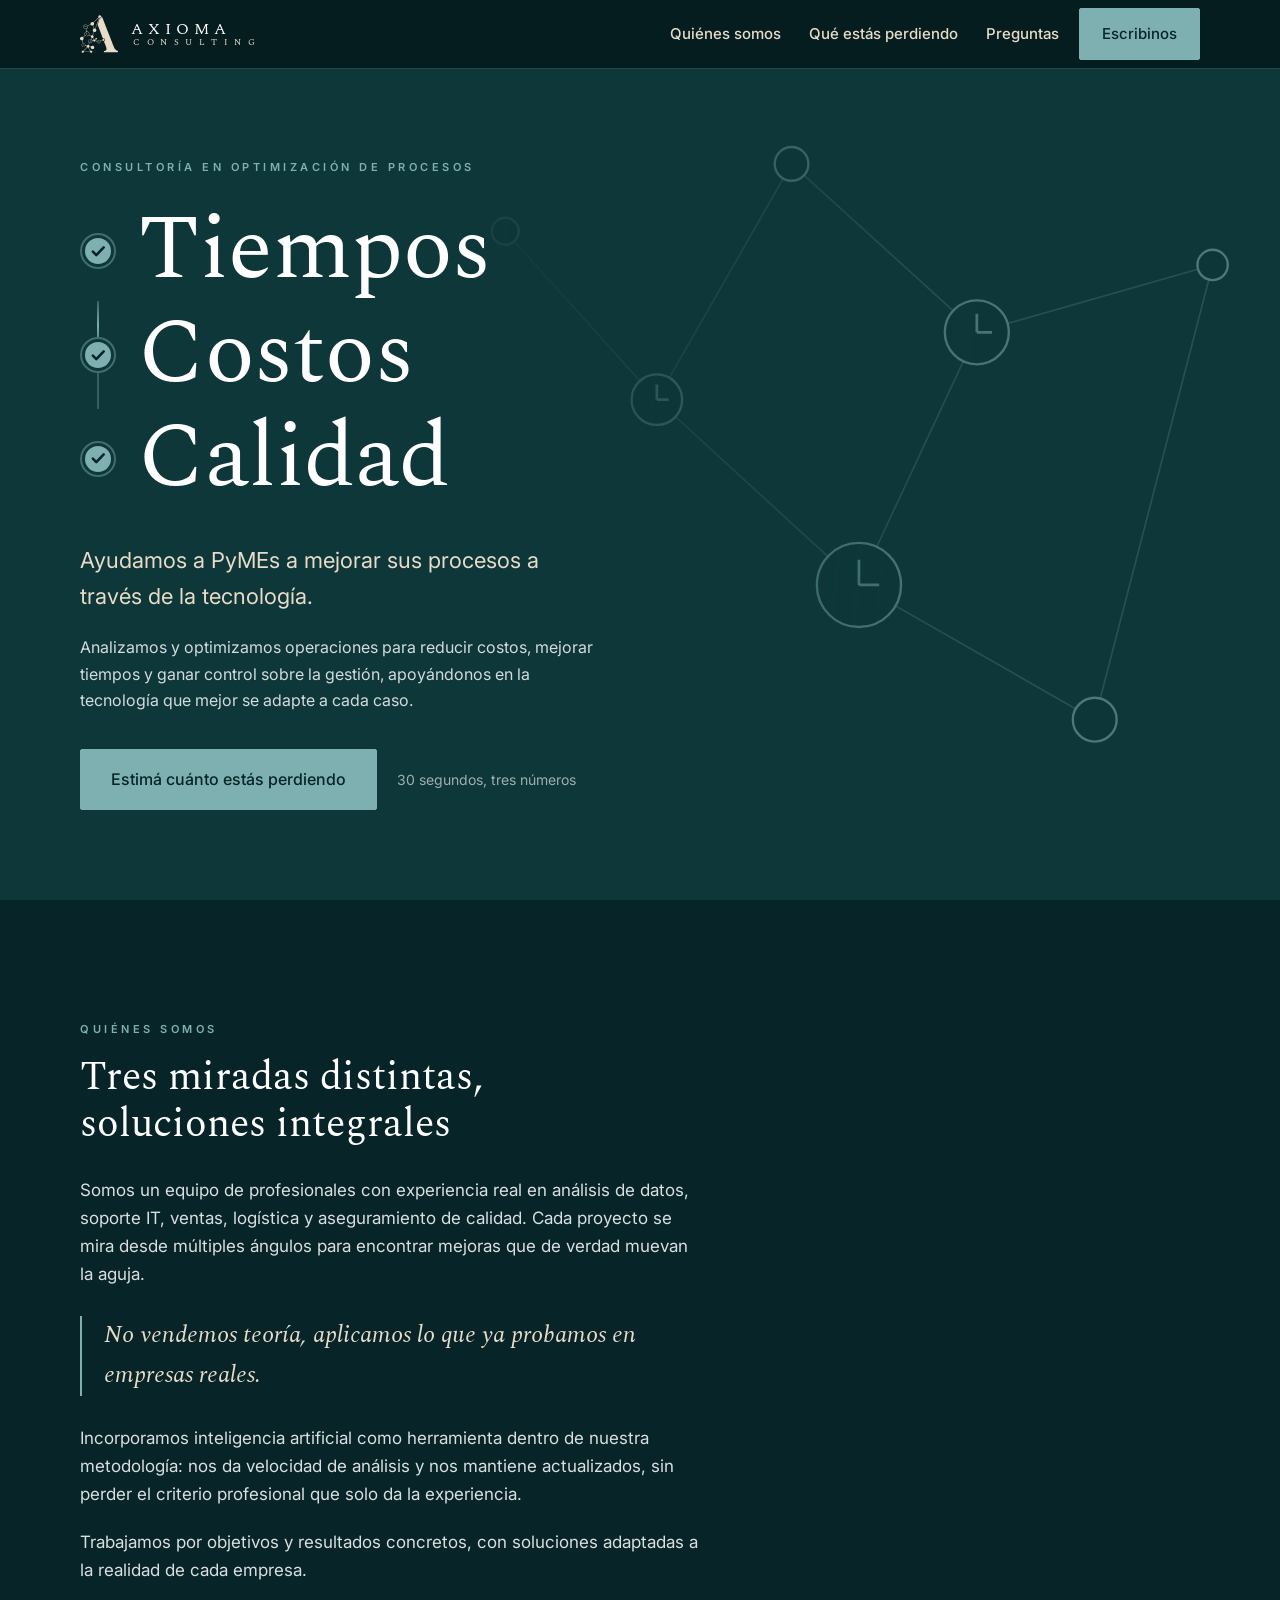
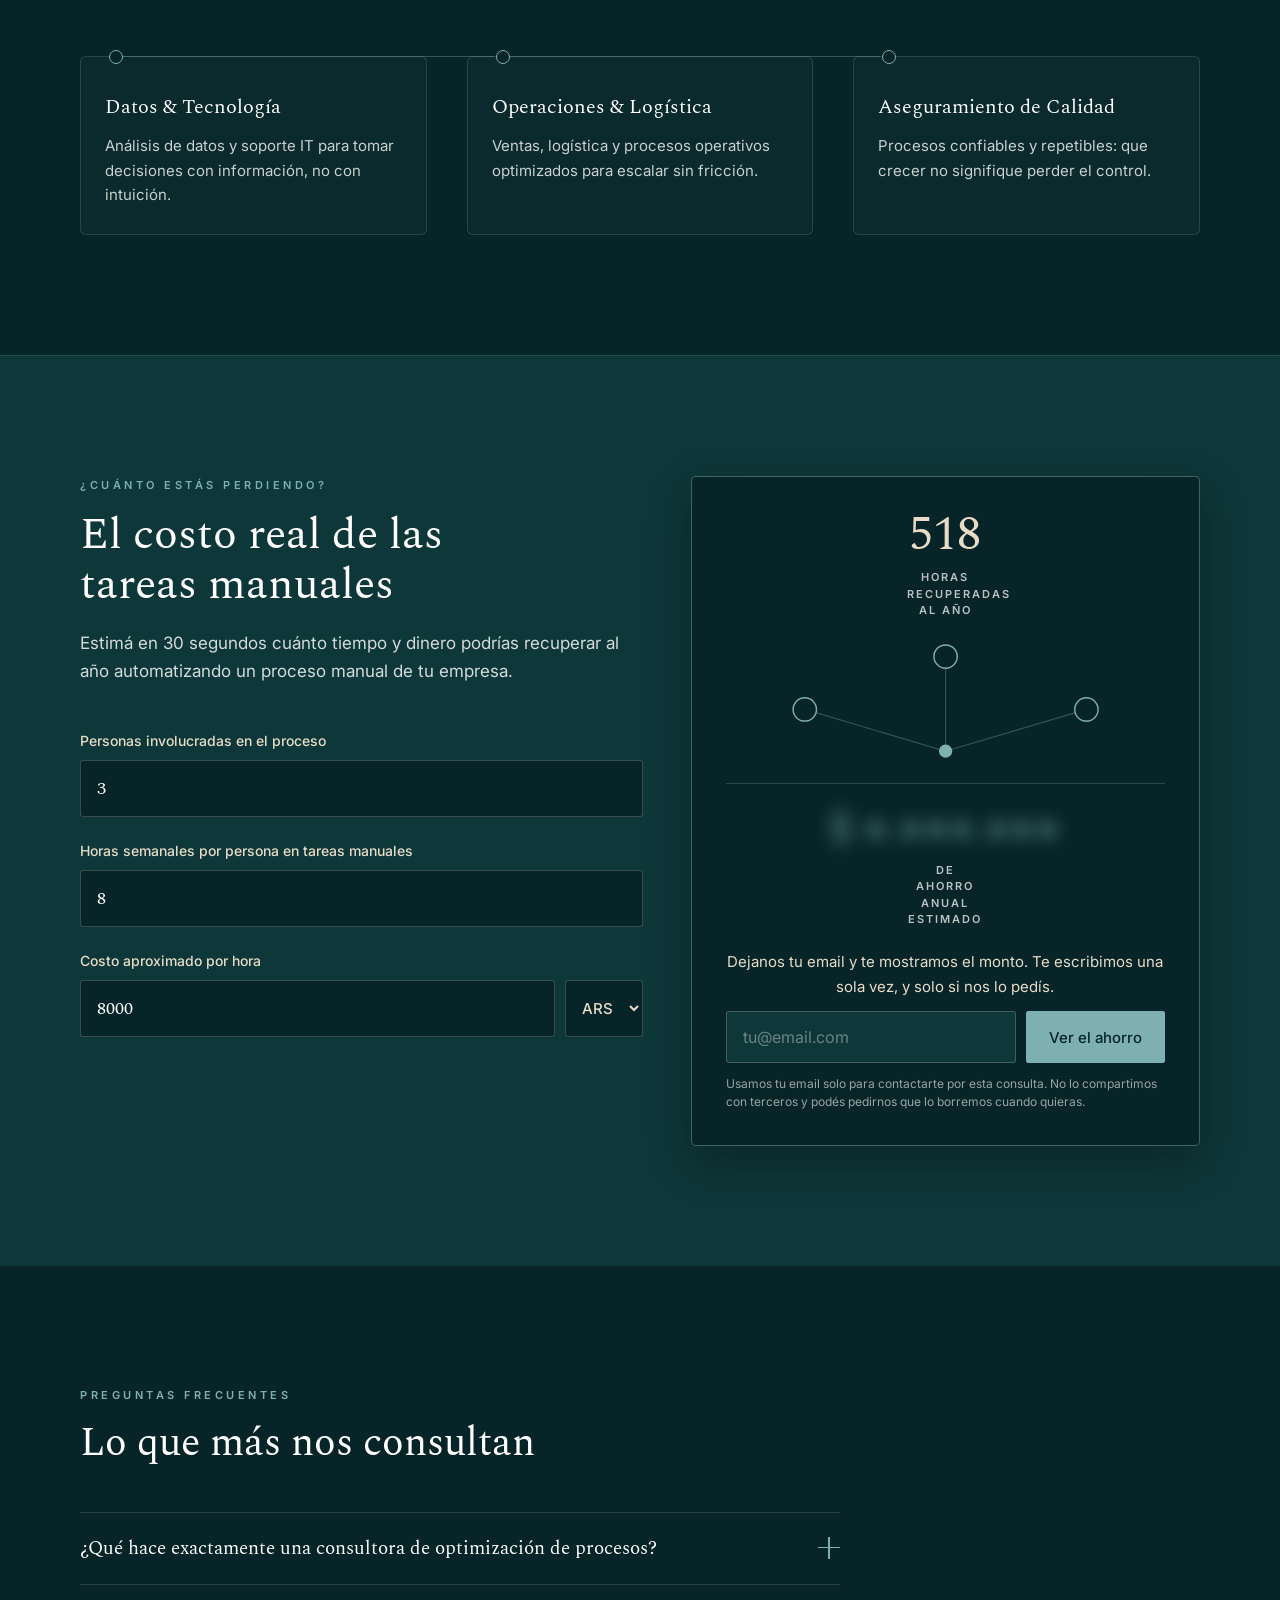
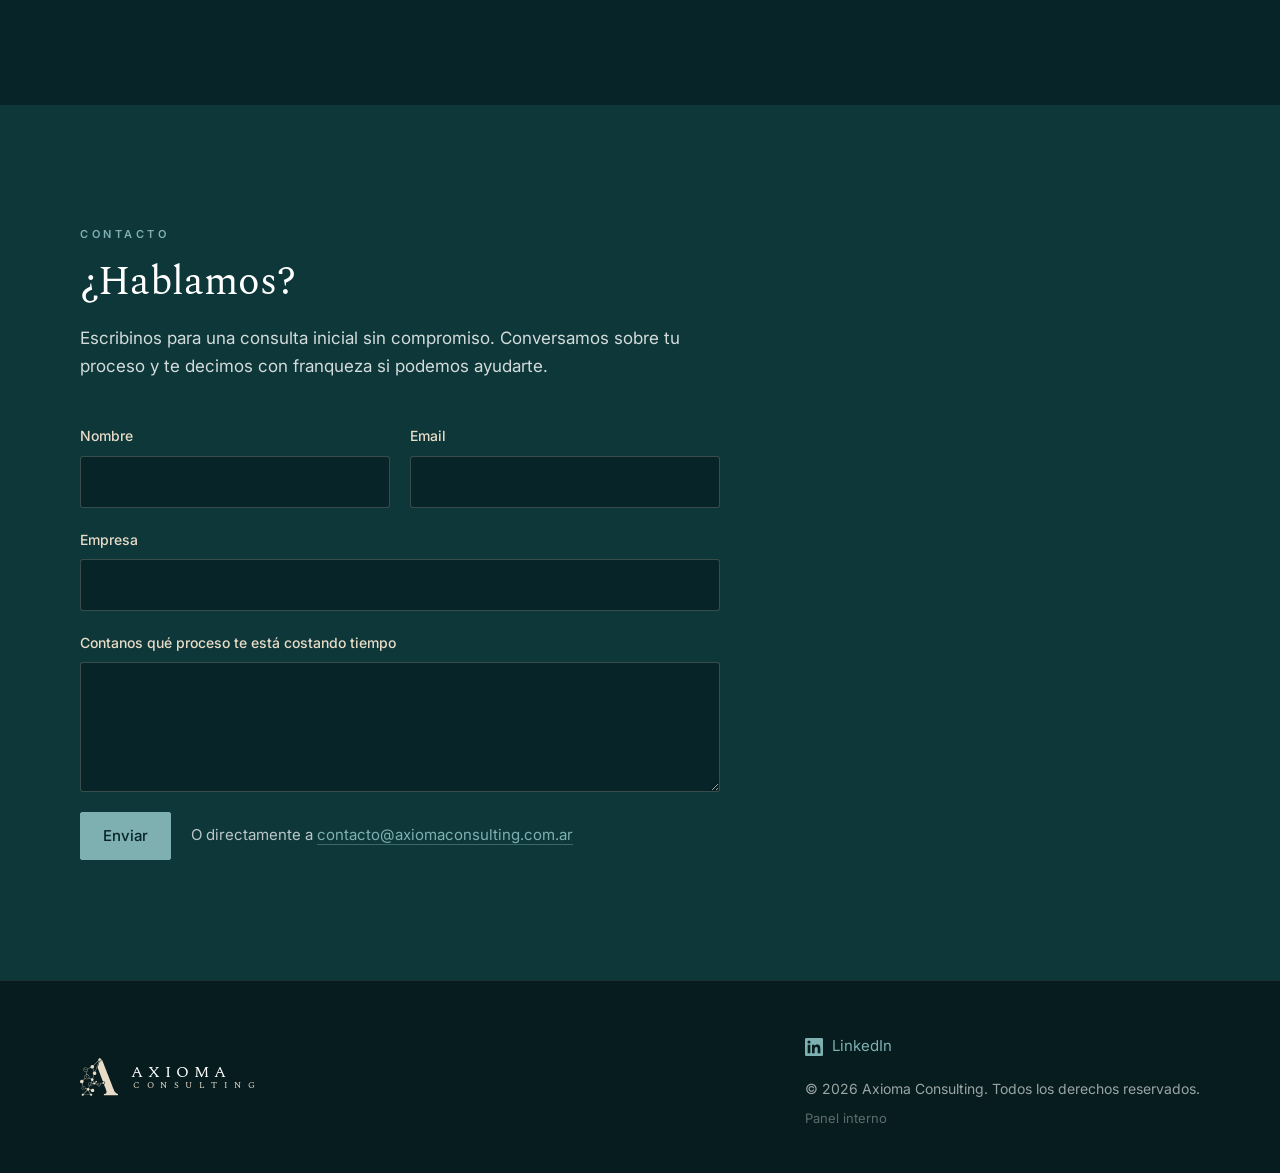
<file: index.html>
<!DOCTYPE html>
<html lang="es-AR">
<head>
  <meta charset="UTF-8" />
  <meta name="viewport" content="width=device-width, initial-scale=1.0" />
  <title>Optimización de Procesos para PyMEs | Axioma Consulting Argentina</title>
  <meta name="description" content="Optimización de procesos para PyMEs en Argentina. Digitalizamos y automatizamos operaciones para reducir costos y tiempos. Calculá cuánto estás perdiendo." />
  <link rel="canonical" href="https://www.axiomaconsulting.com.ar/" />
  <meta name="robots" content="index, follow, max-image-preview:large, max-snippet:-1" />
  <meta name="author" content="Axioma Consulting" />
  <meta name="theme-color" content="#0e3739" />

  <!-- Open Graph / redes sociales -->
  <meta property="og:type" content="website" />
  <meta property="og:site_name" content="Axioma Consulting" />
  <meta property="og:title" content="Optimización de Procesos para PyMEs | Axioma Consulting" />
  <meta property="og:description" content="Digitalizamos, automatizamos y optimizamos operaciones para reducir costos, mejorar tiempos y aumentar el control de la gestión." />
  <meta property="og:url" content="https://www.axiomaconsulting.com.ar/" />
  <meta property="og:image" content="https://www.axiomaconsulting.com.ar/og-image.svg" />
  <meta property="og:locale" content="es_AR" />
  <meta name="twitter:card" content="summary_large_image" />
  <meta name="twitter:title" content="Optimización de Procesos para PyMEs | Axioma Consulting" />
  <meta name="twitter:description" content="Tiempos · Costos · Calidad. Optimización de procesos para empresas que quieren crecer sin perder el control." />
  <meta name="twitter:image" content="https://www.axiomaconsulting.com.ar/og-image.svg" />

  <link rel="preconnect" href="https://fonts.googleapis.com" />
  <link rel="preconnect" href="https://fonts.gstatic.com" crossorigin />
  <link href="https://fonts.googleapis.com/css2?family=Inter:wght@300;400;500;600&family=Spectral:wght@300;400;500&display=swap" rel="stylesheet" />

  <link rel="icon" type="image/svg+xml" href="favicon.svg" />
  <link rel="stylesheet" href="styles.css" />

  <!-- Datos estructurados: ayudan a Google y a los buscadores con IA
       (ChatGPT, Perplexity, AI Overviews) a entender y citar el sitio. -->
  <script type="application/ld+json">
  {
    "@context": "https://schema.org",
    "@graph": [
      {
        "@type": "ProfessionalService",
        "@id": "https://www.axiomaconsulting.com.ar/#organization",
        "name": "Axioma Consulting",
        "description": "Consultora especializada en optimización de procesos para PyMEs. Digitalización, automatización y mejora de operaciones enfocada en tiempos, costos y calidad.",
        "url": "https://www.axiomaconsulting.com.ar/",
        "email": "contacto@axiomaconsulting.com.ar",
        "areaServed": { "@type": "Country", "name": "Argentina" },
        "address": { "@type": "PostalAddress", "addressCountry": "AR" },
        "sameAs": ["https://www.linkedin.com/company/axiomaconsulting"],
        "knowsAbout": [
          "Optimización de procesos",
          "Automatización de procesos",
          "Digitalización de PyMEs",
          "Análisis de datos",
          "Logística",
          "Aseguramiento de calidad"
        ],
        "hasOfferCatalog": {
          "@type": "OfferCatalog",
          "name": "Servicios de consultoría",
          "itemListElement": [
            {
              "@type": "Offer",
              "itemOffered": {
                "@type": "Service",
                "name": "Datos y Tecnología",
                "description": "Análisis de datos y soporte IT para tomar decisiones con información, no con intuición."
              }
            },
            {
              "@type": "Offer",
              "itemOffered": {
                "@type": "Service",
                "name": "Operaciones y Logística",
                "description": "Ventas, logística y procesos operativos optimizados para escalar sin fricción."
              }
            },
            {
              "@type": "Offer",
              "itemOffered": {
                "@type": "Service",
                "name": "Aseguramiento de Calidad",
                "description": "Procesos confiables y repetibles para crecer sin perder el control."
              }
            }
          ]
        }
      },
      {
        "@type": "WebSite",
        "@id": "https://www.axiomaconsulting.com.ar/#website",
        "url": "https://www.axiomaconsulting.com.ar/",
        "name": "Axioma Consulting",
        "inLanguage": "es-AR",
        "publisher": { "@id": "https://www.axiomaconsulting.com.ar/#organization" }
      }
    ]
  }
  </script>

  <!-- FAQ estructurado: el Worker regenera este bloque a partir del contenido
       editable, para que nunca se desincronice de lo que se ve en la pagina. -->
  <script type="application/ld+json" id="faq-jsonld">
  {
    "@context": "https://schema.org",
    "@type": "FAQPage",
    "@id": "https://www.axiomaconsulting.com.ar/#faq",
    "mainEntity": []
  }
  </script>

  <!-- Cloudflare Web Analytics -->
  <script defer src='https://static.cloudflareinsights.com/beacon.min.js' data-cf-beacon='{"token": "7b7af660163146bebe42965e51f5e306"}'></script>
  <!-- End Cloudflare Web Analytics -->
</head>
<body>

  <a class="skip-link" href="#contenido">Saltar al contenido</a>

  <svg width="0" height="0" style="position:absolute" aria-hidden="true">
    <defs>
      <!-- Logo oficial de Axioma: la "Á" serif construida con red de nodos y relojes.
           Path único (Inkscape); usa currentColor para recolorear según el contexto. -->
      <symbol id="axioma-mark" viewBox="0 0 372.5481 369.6828">
        <g transform="translate(-127.96008,-254.17053)">
          <path fill="currentColor"
            d="m 150.80675,622.77259 c -4.32939,-1.93832 -6.3783,-5.2796 -6.3783,-10.40149 0,-6.05374 4.06075,-10.20057 9.98882,-10.20057 2.27846,0 4.90058,0.40091 5.82692,0.89092 1.35829,0.71849 5.04984,-2.58066 19.07372,-17.04621 16.53267,-17.05337 17.33332,-18.06036 16.25,-20.43798 -0.6267,-1.37546 -1.13946,-3.74748 -1.13946,-5.27116 0,-2.4959 -0.56959,-2.94975 -5.75,-4.58159 -3.1625,-0.99619 -6.3125,-2.02652 -7,-2.28961 -0.6875,-0.26309 -1.25,0.22914 -1.25,1.09384 0,2.17717 -5.65563,8.41235 -9.37504,10.33573 -3.91967,2.02694 -12.29112,2.04972 -16.14836,0.0439 -8.95932,-4.65888 -12.70461,-15.23623 -8.59694,-24.27924 1.68212,-3.70316 6.46522,-8.74026 9.14905,-9.63487 0.93611,-0.31203 -1.49337,-10.57133 -6.64809,-28.07376 -0.34905,-1.1852 -1.54257,-1.75709 -3.69801,-1.77196 -14.0376,-0.0969 -22.28229,-17.31818 -13.58469,-28.37539 4.90716,-6.23845 16.15021,-8.57808 22.52933,-4.68826 l 3.12725,1.90692 9.77183,-9.17204 9.77182,-9.17204 -1.75861,-3.40076 c -2.34009,-4.52524 -3.11267,-13.80983 -1.54452,-18.56138 1.57322,-4.7669 7.22304,-11.07552 12.18677,-13.60783 2.10001,-1.07135 3.81856,-2.50126 3.81899,-3.17758 4.3e-4,-0.67633 -0.94668,-5.98687 -2.10468,-11.80122 l -2.10545,-10.57155 -5.65476,-1.16797 c -20.27377,-4.18745 -24.06361,-31.37401 -5.63589,-40.42912 8.45791,-4.15609 17.41247,-2.72634 24.30854,3.88126 l 4.63095,4.43723 14.27567,-6.78914 14.27567,-6.78914 0.005,-4.28212 c 0.0141,-13.11962 12.21277,-21.48428 24.04289,-16.4862 l 4.74159,2.00327 24.79058,-24.80546 24.79058,-24.80547 -1.29933,-3.93701 c -2.85931,-8.66251 3.60136,-17.18701 13.02551,-17.18701 5.21589,0 8.99603,2.32735 11.43233,7.03864 4.2719,8.26095 -1.68191,18.79591 -10.89449,19.27722 l -3.52454,0.18414 -4.72145,13 c -2.5968,7.15 -11.37877,30.94667 -19.51548,52.88148 l -14.79403,39.88148 2.981,2.78467 c 10.08578,9.42153 6.46575,25.65646 -6.68887,29.99787 -1.9321,0.63765 -4.82593,0.96666 -6.43073,0.73112 -2.86068,-0.41986 -2.99374,-0.23093 -6.7946,9.64757 -2.13224,5.54169 -4.90369,12.91053 -6.15879,16.3752 l -2.282,6.29938 2.15771,1.51132 c 5.50781,3.85782 6.64858,11.89707 2.54604,17.94249 l -2.60024,3.83168 3.35024,6.9691 c 4.05456,8.43419 6.49508,11.72016 8.21459,11.06032 0.70992,-0.27242 2.43947,-0.0586 3.84345,0.47522 2.16035,0.82137 2.95021,0.55562 5.13903,-1.72901 1.82423,-1.90409 2.41394,-3.35874 2.00131,-4.93666 -1.26379,-4.83271 3.25188,-10.22323 8.56406,-10.22323 0.99995,0 3.00378,0.93266 4.45295,2.07258 2.01029,1.5813 2.63486,2.96222 2.63486,5.82569 0,5.3081 -3.40356,8.36993 -8.86569,7.97556 -3.09139,-0.22321 -4.62658,0.24001 -6.43926,1.94293 -2.12543,1.99674 -2.26537,2.60262 -1.30777,5.66208 1.00527,3.2118 1.54695,3.55414 8.66063,5.47362 9.70749,2.61936 10.06503,2.5848 12.45209,-1.20367 5.95142,-9.4454 18.94194,-10.38769 25.61728,-1.85818 l 2.45135,3.13224 10.0992,-4.08227 c 10.00529,-4.0443 10.10492,-4.11795 10.71292,-7.9202 0.83852,-5.24379 5.3585,-9.02038 10.79598,-9.02038 5.3784,0 10.82516,5.1097 10.81953,10.15 -0.009,8.22851 -8.46216,14.05055 -15.28094,10.52484 -1.76842,-0.91438 -3.93547,-2.183 -4.81565,-2.81915 -1.27447,-0.92112 -3.56526,-0.37894 -11.25,2.66262 -9.32096,3.68916 -9.64967,3.92552 -9.64967,6.93859 0,4.14521 -3.81184,11.42426 -7.32333,13.98456 -3.97795,2.90039 -13.41835,2.88222 -17.35334,-0.0334 -3.9764,-2.94632 -7.32333,-8.20617 -7.32333,-11.50894 0,-3.02897 -0.63754,-3.33183 -12.69262,-6.02964 -5.04151,-1.12824 -5.47332,-1.06849 -7.4261,1.02757 -4.68855,5.03257 -11.93759,4.65095 -15.99889,-0.84226 -1.92037,-2.59743 -2.32492,-2.71391 -6.63157,-1.90934 -2.52255,0.47127 -4.65478,0.96883 -4.7383,1.1057 -0.0835,0.13687 -0.72687,2.27385 -1.42967,4.74885 -2.65139,9.33722 -10.10008,15 -19.73065,15 h -5.01635 l -4.1433,9.64603 -4.1433,9.64603 2.97538,3.38877 c 1.63645,1.86382 2.97537,4.2363 2.97537,5.27218 0,3.80195 1.28109,4.90098 7.75577,6.6536 5.25679,1.42294 6.70058,1.52434 7.0438,0.49469 0.23743,-0.71231 1.77077,-2.82023 3.40741,-4.68426 5.41864,-6.17149 16.60445,-6.97092 22.94047,-1.63951 12.55541,10.56467 5.48307,30.22247 -10.87321,30.22247 -8.89982,0 -15.50743,-5.70371 -16.83077,-14.52837 -0.62337,-4.15695 -0.89541,-4.45841 -5.30028,-5.87347 -7.31452,-2.34978 -7.57407,-2.30994 -11.10111,1.70405 l -3.34095,3.80221 1.67921,6.0398 c 2.17296,7.8157 5.39556,14.08068 10.59555,20.59853 3.50978,4.39929 4.48112,5.08303 6.03766,4.25 2.90016,-1.55212 9.2684,-1.12491 11.61941,0.77949 4.65982,3.77459 5.64062,9.62698 2.48157,14.80745 -4.36331,7.15534 -14.59687,6.70069 -18.61453,-0.82699 l -2,-3.7473 -30.25,-0.003 c -26.08053,-0.002 -30.25,0.20188 -30.25,1.48152 0,2.47973 -5.31072,7.48937 -8.5,8.0181 -1.65,0.27355 -4.40476,-0.13157 -6.1217,-0.90026 z m 76.63324,-14.13241 c 0.83733,-2.20236 0.38061,-3.24418 -3.52349,-8.03736 -5.52623,-6.78473 -7.65927,-10.89325 -10.48441,-20.19439 -2.07766,-6.84025 -2.35967,-7.2379 -5.13316,-7.2379 -1.61409,0 -4.41423,-0.61818 -6.22253,-1.37374 l -3.28781,-1.37373 -17.2118,17.82322 c -15.2842,15.82714 -17.14011,18.10886 -16.57166,20.37373 l 0.64014,2.55052 h 30.41634 30.41634 z m -55.2481,-47.0864 c 1.50511,-1.09296 3.79074,-4.08873 5.07918,-6.65727 7.01658,-13.98772 -8.54881,-28.30795 -22.23852,-20.45953 -10.11013,5.79622 -10.31599,21.54976 -0.36324,27.79783 4.21526,2.64623 13.43401,2.28793 17.52258,-0.68103 z m -10.55913,-19.13325 c 0.17148,-3.91452 0.71576,-6.61856 1.29569,-6.4371 0.55,0.1721 0.86571,1.2971 0.70158,2.5 -0.16413,1.20291 -0.0312,3.6496 0.29531,5.4371 0.56477,3.09143 0.81108,3.25 5.04842,3.25 2.45008,0 4.45469,0.45 4.45469,1 0,0.5564 -2.6819,1 -6.04569,1 h -6.04569 z m 43.11928,4.21712 c 1.84419,-0.34598 4.17149,-0.48011 5.17178,-0.29808 1.4534,0.26448 2.5906,-1.56277 5.66167,-9.09715 2.11363,-5.18546 3.82588,-9.68546 3.80501,-10 -0.0209,-0.31454 -1.85505,-1.82944 -4.07595,-3.36646 -11.78955,-8.15917 -10.05076,-27.40458 3.1139,-34.46546 3.80748,-2.04215 5.51189,-2.34575 11.07531,-1.9728 l 6.5753,0.44079 2.33228,-5.87179 2.33227,-5.8718 -2.03262,-2.23218 c -3.1372,-3.44523 -4.28254,-6.25003 -4.28254,-10.48745 0,-3.84695 -0.0874,-3.93465 -8.53953,-8.56574 -4.69674,-2.57345 -8.88755,-4.679 -9.31291,-4.679 -0.42536,0 -2.09507,1.39121 -3.71047,3.09158 -8.25353,8.68767 -21.21747,10.05219 -30.28848,3.18801 l -3.3514,-2.53604 -9.11787,8.87822 c -5.01483,4.88303 -9.30053,8.97206 -9.52379,9.08674 -0.22325,0.11468 0.32542,2.03629 1.21927,4.27024 3.32521,8.31052 1.5084,15.46041 -5.38315,21.18492 l -4.27078,3.54755 3.81073,14.14439 c 3.3483,12.42798 4.063,14.14507 5.88956,14.14997 9.86554,0.0265 19.57882,8.86645 19.57882,17.81856 0,2.70847 0.42027,3.00856 6.74747,4.81797 l 6.74748,1.92961 3.23778,-3.23778 c 1.78078,-1.78078 4.74666,-3.52085 6.59086,-3.86682 z m 113.36009,-21.4105 c 4.9634,-2.25346 7.31785,-6.19986 7.31258,-12.25696 -0.0122,-14.08022 -17.62912,-18.64995 -25.04026,-6.49533 -4.0055,6.5692 -1.21494,15.28709 6.06393,18.94412 4.39639,2.20882 6.45057,2.17503 11.66375,-0.19183 z m -4.93368,-9.38015 c -2.35297,-1.92653 -2.75,-2.99562 -2.75,-7.40502 0,-2.83438 0.45,-5.43153 1,-5.77145 0.61319,-0.37897 1,1.22375 1,4.14338 0,4.0009 0.5105,5.28811 3.19617,8.05901 3.66866,3.7851 1.86452,4.50352 -2.44617,0.97408 z m -75.51975,6.77863 c 10.61828,-6.99489 10.19596,-23.96846 -0.75063,-30.16827 -4.73535,-2.68195 -13.08682,-3.05843 -17.47759,-0.78788 -9.88157,5.10996 -12.15675,21.18833 -4.09165,28.91518 6.20659,5.9463 15.15011,6.76411 22.31987,2.04097 z m -5.69292,-8.75779 c -0.8528,-1.30153 -2.61703,-2.93719 -3.92052,-3.6348 -2.20888,-1.18215 -2.33905,-1.7202 -1.91494,-7.91544 0.66114,-9.65772 1.58228,-10.67929 2.28896,-2.5385 0.51982,5.98821 1.12474,7.74954 3.83816,11.17551 1.79688,2.26874 2.78728,4.33504 2.23998,4.6733 -0.53961,0.33349 -1.67885,-0.45854 -2.53164,-1.76007 z m 23.89602,-10.19963 c 1.38708,-0.28634 2.72785,-1.46877 3.11828,-2.75 0.37671,-1.23623 1.28531,-2.93448 2.01911,-3.77389 1.13439,-1.29766 0.62998,-2.9065 -3.36828,-10.74332 l -4.70246,-9.21711 -4.64415,-0.007 -4.64415,-0.007 -2.50104,6.25 -2.50104,6.25 3.29294,3.19884 c 1.81112,1.75936 4.07273,5.24068 5.02581,7.73627 1.49803,3.92255 2.05394,4.47153 4.10224,4.05116 1.30317,-0.26745 3.4644,-0.71232 4.80274,-0.98859 z m -52.65123,-47.05073 c 14.47443,-6.04631 17.66335,-24.82455 5.96063,-35.09967 -6.54418,-5.74586 -14.83446,-6.77025 -23.08937,-2.85304 -14.73239,6.99098 -14.32042,30.09655 0.66099,37.07182 6.00665,2.79666 11.21462,3.07525 16.46775,0.88089 z m -14.04417,-8.06194 c -0.33953,-0.54937 0.54905,-2.99824 1.97462,-5.44193 2.09475,-3.59078 2.68251,-6.1296 3.06402,-13.23497 0.60111,-11.19554 2.51759,-11.27236 3.2295,-0.12946 0.48548,7.59878 0.38367,8.08851 -2.5,12.0263 -1.65335,2.25773 -3.48865,4.9316 -4.07845,5.94194 -0.6103,1.04547 -1.33835,1.40659 -1.68969,0.83812 z m 50.85719,5.11499 c 2.27366,-1.54295 5.08843,-2.5 7.3527,-2.5 h 3.66875 l 6.15988,-16.0585 6.15987,-16.05849 -3.61712,-3.17588 c -1.98942,-1.74674 -4.2251,-4.63096 -4.96818,-6.40939 -3.0293,-7.25015 -0.50341,-16.91686 5.54587,-21.22433 l 2.94218,-2.09502 -5.16954,-14.97948 -5.16955,-14.97947 -4.1849,-0.01 c -5.68737,-0.0132 -9.05592,-1.45515 -12.88564,-5.51584 l -3.23199,-3.4269 -14.15555,6.71651 -14.15555,6.71651 0.60059,4.13333 c 1.32871,9.1443 -4.06976,19.07104 -12.41893,22.83599 -2.83813,1.27982 -3.96135,2.33952 -3.64632,3.44012 0.2504,0.87481 1.40587,6.07597 2.5677,11.55815 1.16184,5.48217 2.20202,10.0183 2.31151,10.08028 0.10949,0.062 2.79695,0.67366 5.97213,1.35928 13.30847,2.87375 22.06902,15.82424 18.96827,28.04026 l -0.99179,3.90732 8.62524,5.00277 c 4.74388,2.75152 8.94275,5.0342 9.33082,5.07263 0.38808,0.0384 2.36337,-1.05513 4.38955,-2.43013 z m -48.8053,-68.40842 c 11.27559,-5.79989 14.59154,-19.32052 6.99777,-28.53308 -9.31895,-11.3055 -25.80057,-9.2689 -31.89757,3.9415 -2.26738,4.91275 -2.37511,9.4033 -0.34231,14.26847 4.27512,10.23181 16.05433,15.04908 25.24211,10.32311 z m -13.03984,-18.76202 c -2.6125,-1.93421 -4.75,-3.92464 -4.75,-4.42316 0,-1.35525 0.66394,-1.14364 5,1.5936 2.17814,1.375 4.47796,2.5 5.1107,2.5 0.63274,0 3.39449,-1.61219 6.13722,-3.58265 2.89036,-2.07651 5.35862,-3.21081 5.87128,-2.69815 0.69131,0.69131 -9.51283,9.08282 -12.10411,9.95396 -0.2833,0.0952 -2.65259,-1.40938 -5.26509,-3.3436 z M 287.8419,355.32576 c 16.43864,-44.66887 27.58655,-75.21955 27.58655,-75.60052 0,-0.1874 -0.76411,-0.63395 -1.69802,-0.99232 -1.27993,-0.49116 -7.78861,5.43535 -26.43425,24.0698 -24.28137,24.2668 -24.71208,24.76872 -23.42242,27.2946 3.95849,7.75299 2.58957,16.00209 -3.58055,21.57643 l -3.87453,3.50041 5.1043,14.79494 5.10431,14.79494 5.15058,0.10848 5.15058,0.10848 z m 75.1423,262.60172 c -0.21275,-0.69132 -0.62294,-3.57149 -0.91154,-6.40038 l -0.52474,-5.14343 6.56189,-1.6483 c 12.18137,-3.05986 17.79059,-7.26848 19.43364,-14.58113 1.65242,-7.35441 -0.21625,-13.97522 -15.37763,-54.48371 -9.98095,-26.66732 -9.4259,-23.89621 -5.27679,-26.34424 14.17481,-8.36334 7.06501,-29.91577 -9.57733,-29.03246 -3.61971,0.19212 -5.31197,-0.14676 -5.87624,-1.17674 -0.7869,-1.43635 -26.59666,-69.0832 -42.60748,-111.67333 l -8.35566,-22.22676 10.86793,-29.76085 c 10.61282,-29.06223 10.9384,-29.77525 13.86987,-30.3748 8.54413,-1.74746 14.50404,-9.39387 14.50404,-18.6083 0,-2.97924 0.32766,-5.05359 0.72812,-4.60966 0.40047,0.44393 6.90933,16.55714 14.46414,35.80714 7.55481,19.25 28.13704,71.675 45.73828,116.5 33.62229,85.62574 43.54143,110.99458 54.89507,140.39777 3.80105,9.84377 8.27021,20.27345 9.93149,23.17705 6.62136,11.57293 18.43618,21.58264 29.64536,25.11602 l 5.39157,1.69954 -0.28987,7.05481 -0.28987,7.05481 -68.27872,0.25695 c -54.13149,0.20371 -68.35886,-0.003 -68.66553,-1 z" />
        </g>
      </symbol>
    </defs>
  </svg>

  <!-- ============================================================
       ENCABEZADO
       ============================================================ -->
  <header class="site-header" id="navbar">
    <div class="header-inner">
      <a class="brand" href="#inicio" aria-label="Axioma Consulting — Inicio">
        <svg class="brand-mark" aria-hidden="true"><use href="#axioma-mark"></use></svg>
        <span class="brand-text">
          <span class="brand-name">AXIOMA</span>
          <span class="brand-sub">CONSULTING</span>
        </span>
      </a>

      <div class="header-actions">
        <nav class="nav-main" id="navMain" aria-label="Navegación principal" data-abierto="false">
          <a href="#quienes-somos">Quiénes somos</a>
          <a href="#ROI">Qué estás perdiendo</a>
          <a href="#faq">Preguntas</a>
        </nav>
        <a class="btn btn-primary nav-cta" href="#contacto">Escribinos</a>
        <button type="button" class="nav-toggle" id="navToggle" aria-label="Abrir menú"
                aria-expanded="false" aria-controls="navMain">
          <span></span><span></span><span></span>
        </button>
      </div>
    </div>
  </header>


  <!-- Espina de progreso (solo mobile): un nodo por sección, se marca al llegar.
       Decorativa: la navegación real es el menú. -->
  <div class="scroll-spine" id="scrollSpine" aria-hidden="true">
    <span class="spine-node" data-seccion="inicio"></span>
    <span class="spine-node" data-seccion="quienes-somos"></span>
    <span class="spine-node" data-seccion="ROI"></span>
    <span class="spine-node" data-seccion="faq"></span>
    <span class="spine-node" data-seccion="contacto"></span>
  </div>

  <main id="contenido">

    <!-- ============================================================
         HERO
         ============================================================ -->
    <section class="section hero" id="inicio">
      <svg class="hero-net" viewBox="0 0 760 520" preserveAspectRatio="xMidYMid slice" aria-hidden="true">
        <g stroke="#7eb0b1" stroke-width="1" fill="none" opacity="0.4">
          <path d="M470 70 L580 170 L510 320 M580 170 L720 130 M510 320 L650 400 M470 70 L390 210 L510 320 M390 210 L300 110 M650 400 L720 130"></path>
        </g>
        <g fill="#0e3739" stroke="#7eb0b1" stroke-width="1.4">
          <g class="net-node net-node--a" style="--d:.80s"><circle cx="470" cy="70" r="10"></circle></g>
          <g class="net-node net-node--b" style="--d:.84s"><circle cx="580" cy="170" r="19"></circle><path d="M580 170 v-11 M580 170 h9" stroke="#7eb0b1" stroke-width="1.6" fill="none"></path></g>
          <g class="net-node net-node--c" style="--d:.88s"><circle cx="720" cy="130" r="9"></circle></g>
          <g class="net-node net-node--a" style="--d:.92s"><circle cx="510" cy="320" r="25"></circle><path d="M510 320 v-15 M510 320 h12" stroke="#7eb0b1" stroke-width="1.6" fill="none"></path></g>
          <g class="net-node net-node--c" style="--d:.96s"><circle cx="650" cy="400" r="13"></circle></g>
          <g class="net-node net-node--b" style="--d:1s"><circle cx="390" cy="210" r="15"></circle><path d="M390 210 v-9 M390 210 h7" stroke="#7eb0b1" stroke-width="1.6" fill="none"></path></g>
          <g class="net-node net-node--a" style="--d:1.04s"><circle cx="300" cy="110" r="8"></circle></g>
        </g>
      </svg>

      <div class="container hero-inner">
        <p class="eyebrow anim-up" data-key="hero.eyebrow">Consultoría en Optimización de Procesos</p>

        <h1 class="pillars">
          <span class="pillars-line" aria-hidden="true"></span>
          <span class="pillar pillar--1">
            <span class="pillar-box" aria-hidden="true">
              <span class="pillar-fill" style="--d:.38s"></span>
              <svg class="pillar-check" viewBox="0 0 24 24" style="--d:.54s"><path d="M5 12.5l4.5 4.5L19 7"></path></svg>
            </span>
            <span class="pillar-text anim-up" data-key="hero.pillar1">Tiempos</span>
          </span>
          <span class="pillar pillar--2">
            <span class="pillar-box" aria-hidden="true">
              <span class="pillar-fill" style="--d:.5s"></span>
              <svg class="pillar-check" viewBox="0 0 24 24" style="--d:.66s"><path d="M5 12.5l4.5 4.5L19 7"></path></svg>
            </span>
            <span class="pillar-text anim-up" style="--d:.09s" data-key="hero.pillar2">Costos</span>
          </span>
          <span class="pillar pillar--3">
            <span class="pillar-box" aria-hidden="true">
              <span class="pillar-fill" style="--d:.62s"></span>
              <svg class="pillar-check" viewBox="0 0 24 24" style="--d:.78s"><path d="M5 12.5l4.5 4.5L19 7"></path></svg>
            </span>
            <span class="pillar-text anim-up" style="--d:.18s" data-key="hero.pillar3">Calidad</span>
          </span>
        </h1>

        <p class="hero-subtitle anim-up" style="--d:.26s" data-key="hero.subtitle">Ayudamos a PyMEs a mejorar sus procesos a través de la tecnología.</p>
        <p class="hero-lead anim-up" style="--d:.32s" data-key="hero.lead1">Analizamos y optimizamos operaciones para reducir costos, mejorar tiempos y ganar control sobre la gestión, apoyándonos en la tecnología que mejor se adapte a cada caso.</p>

        <div class="hero-actions anim-up" style="--d:.38s">
          <a class="btn btn-primary btn-lg" href="#ROI" data-key="hero.cta">Estimá cuánto estás perdiendo</a>
          <span class="hero-cta-nota" data-key="hero.ctaNota">30 segundos, tres números</span>
        </div>
      </div>
    </section>

    <!-- ============================================================
         QUIÉNES SOMOS
         ============================================================ -->
    <section class="section quienes" id="quienes-somos">
      <div class="container">
        <p class="eyebrow" data-key="quienes.kicker">Quiénes somos</p>
        <h2 class="section-title" data-key="quienes.title">Tres miradas distintas, soluciones integrales</h2>

        <div class="quienes-body">
          <p data-key="quienes.p1">Somos un equipo de profesionales con experiencia real en análisis de datos, soporte IT, ventas, logística y aseguramiento de calidad. Cada proyecto se mira desde múltiples ángulos para encontrar mejoras que de verdad muevan la aguja.</p>
          <p class="highlight" data-key="quienes.highlight">No vendemos teoría, aplicamos lo que ya probamos en empresas reales.</p>
          <p data-key="quienes.p2">Incorporamos inteligencia artificial como herramienta dentro de nuestra metodología: nos da velocidad de análisis y nos mantiene actualizados, sin perder el criterio profesional que solo da la experiencia.</p>
          <p data-key="quienes.p3">Trabajamos por objetivos y resultados concretos, con soluciones adaptadas a la realidad de cada empresa.</p>
        </div>

        <div class="cards">
          <div class="card">
            <span class="card-node" aria-hidden="true"></span>
            <h3 data-key="card1.title">Datos &amp; Tecnología</h3>
            <p data-key="card1.desc">Análisis de datos y soporte IT para tomar decisiones con información, no con intuición.</p>
          </div>
          <div class="card">
            <span class="card-node" aria-hidden="true"></span>
            <h3 data-key="card2.title">Operaciones &amp; Logística</h3>
            <p data-key="card2.desc">Ventas, logística y procesos operativos optimizados para escalar sin fricción.</p>
          </div>
          <div class="card">
            <span class="card-node" aria-hidden="true"></span>
            <h3 data-key="card3.title">Aseguramiento de Calidad</h3>
            <p data-key="card3.desc">Procesos confiables y repetibles: que crecer no signifique perder el control.</p>
          </div>
        </div>
        </div>
      </div>
    </section>

    <!-- ============================================================
         CALCULADORA ROI — ¿Cuánto estás perdiendo?
         ============================================================ -->
    <section class="section calculadora" id="ROI">
      <div class="container calc-layout">
        <div class="calc-col">
        <p class="eyebrow" data-key="calc.kicker">¿Cuánto estás perdiendo?</p>
        <h2 class="section-title" data-key="calc.title">El costo real de las tareas manuales</h2>
        <p class="section-intro" data-key="calc.intro">Estimá en 30 segundos cuánto tiempo y dinero podrías recuperar al año automatizando un proceso manual de tu empresa.</p>
          <form class="calc-form" id="calcForm" novalidate>
            <div class="field">
              <label for="calcPersonas" data-key="calc.labelPersonas">Personas involucradas en el proceso</label>
              <input type="number" id="calcPersonas" min="1" step="1" value="3" inputmode="numeric" />
            </div>
            <div class="field">
              <label for="calcHoras" data-key="calc.labelHoras">Horas semanales por persona en tareas manuales</label>
              <input type="number" id="calcHoras" min="1" step="1" value="8" inputmode="numeric" />
            </div>
            <div class="field">
              <label for="calcCosto" data-key="calc.labelCosto">Costo aproximado por hora</label>
              <div class="field-row">
                <input type="number" id="calcCosto" min="1" step="100" value="8000" inputmode="numeric" />
                <select id="calcMoneda" aria-label="Moneda">
                  <option value="ARS">ARS</option>
                  <option value="USD">USD</option>
                  <option value="EUR">EUR</option>
                </select>
              </div>
            </div>
          </form>
        </div>

        <div class="calc-panel">
            <div class="calc-live" aria-live="polite">
              <div class="calc-figure-wrap">
                <span class="calc-figure" id="calcHorasAnuales">—</span>
                <span class="calc-figure-label" data-key="calc.labelHorasAnuales">Horas recuperadas al año</span>
              </div>

              <div class="calc-net-wrap">
                <svg class="calc-net" id="calcNet" viewBox="0 0 320 120" preserveAspectRatio="xMidYMid meet" aria-hidden="true"></svg>
              </div>

              <p class="calc-vacio" id="calcVacio" data-key="calc.vacio">Completá los tres campos y el estimado aparece solo. No hay botón de calcular.</p>

              <div class="calc-resultado" id="calcResultado" hidden>
                <div class="calc-monto-box">
                  <span class="calc-monto" id="calcAhorroAnual">$ ●.●●●.●●●</span>
                  <span class="calc-figure-label" data-key="calc.labelAhorro">De ahorro anual estimado</span>
                </div>

                <form class="calc-gate" id="calcGate" novalidate>
                  <p class="gate-title" data-key="calc.gateTitle">Dejanos tu email y te mostramos el monto. Te escribimos una sola vez, y solo si nos lo pedís.</p>
                  <div class="gate-row">
                    <label class="visually-hidden" for="calcEmail">Tu email</label>
                    <input type="email" id="calcEmail" placeholder="tu@email.com" autocomplete="email" />
                    <button type="submit" class="btn btn-primary" id="calcGateBtn">
                      <span class="spinner" hidden></span>
                      <span class="btn-texto">Ver el ahorro</span>
                    </button>
                  </div>
                  <!-- Trampa para bots: invisible para las personas. -->
                  <div class="hp" aria-hidden="true">
                    <label for="calcWebsite">No completar</label>
                    <input type="text" id="calcWebsite" tabindex="-1" autocomplete="off" />
                  </div>
                  <p class="gate-error" id="calcGateError" role="alert" hidden></p>
                  <p class="gate-legal" data-key="calc.gateLegal">Usamos tu email solo para contactarte por esta consulta. No lo compartimos con terceros y podés pedirnos que lo borremos cuando quieras.</p>
                </form>

                <div class="calc-revelado" id="calcRevelado" hidden>
                  <p class="calc-revelado-nota" data-key="calc.reveladoNota">Ese número es el techo de lo que se puede recuperar en un año. Cuánto de eso es alcanzable depende del proceso.</p>
                  <a class="btn btn-primary btn-block" href="#contacto" data-key="calc.cta">Quiero que lo analicemos</a>
                </div>
              </div>
            </div>
          </div>
        </div>
    </div>
    </section>

    <!-- ============================================================
         PREGUNTAS FRECUENTES
         El Worker reemplaza esta lista con la guardada en KV.
         ============================================================ -->
    <section class="section faq" id="faq">
      <div class="container">
        <p class="eyebrow" data-key="faq.kicker">Preguntas frecuentes</p>
        <h2 class="section-title" data-key="faq.title">Lo que más nos consultan</h2>
        <div class="faq-list">
          <details class="faq-item">
            <summary><span>¿Qué hace exactamente una consultora de optimización de procesos?</span><span class="faq-icon" aria-hidden="true"></span></summary>
            <div><p>Analizamos cómo trabaja hoy tu empresa, detectamos dónde se pierde tiempo, dinero o calidad, y rediseñamos esos procesos apoyándonos en tecnología.</p></div>
          </details>
        </div>
      </div>
    </section>

    <!-- ============================================================
         CONTACTO
         ============================================================ -->
    <section class="section contacto" id="contacto">
      <div class="container">
        <p class="eyebrow" data-key="contacto.kicker">Contacto</p>
        <h2 class="section-title" data-key="contacto.title">¿Hablamos?</h2>
        <p class="section-intro" data-key="contacto.intro">Escribinos para una consulta inicial sin compromiso. Conversamos sobre tu proceso y te decimos con franqueza si podemos ayudarte.</p>

        <form class="contact-form" id="contactForm" novalidate>
          <div class="field-grid">
            <div class="field">
              <label for="nombre" data-key="contacto.labelNombre">Nombre</label>
              <input type="text" id="nombre" autocomplete="name" required />
            </div>
            <div class="field">
              <label for="email" data-key="contacto.labelEmail">Email</label>
              <input type="email" id="email" autocomplete="email" required />
            </div>
          </div>
          <div class="field">
            <label for="empresa" data-key="contacto.labelEmpresa">Empresa</label>
            <input type="text" id="empresa" autocomplete="organization" />
          </div>
          <div class="field">
            <label for="mensaje" data-key="contacto.labelMensaje">Contanos qué proceso te está costando tiempo</label>
            <textarea id="mensaje" rows="5"></textarea>
          </div>
          <div class="hp" aria-hidden="true">
            <label for="contactoWebsite">No completar</label>
            <input type="text" id="contactoWebsite" tabindex="-1" autocomplete="off" />
          </div>
          <p class="form-error" id="contactError" role="alert" hidden></p>
          <div class="contact-actions">
            <button type="submit" class="btn btn-primary" id="contactBtn">
              <span class="spinner" hidden></span>
              <span class="btn-texto" data-key="contacto.formSubmit">Enviar</span>
            </button>
            <p class="contact-directo" data-key="contacto.directo">O directamente a <a href="mailto:contacto@axiomaconsulting.com.ar">contacto@axiomaconsulting.com.ar</a></p>
          </div>
        </form>

        <div class="contact-ok" id="contactOk" hidden>
          <div class="contact-ok-head">
            <span class="contact-ok-icon" aria-hidden="true">
              <svg viewBox="0 0 24 24"><path d="M5 12.5l4.5 4.5L19 7"></path></svg>
            </span>
            <h3 data-key="contacto.okTitulo">Recibimos tu mensaje</h3>
          </div>
          <p data-key="contacto.okTexto">Te respondemos dentro de las próximas 48 horas hábiles, desde contacto@axiomaconsulting.com.ar. Si es urgente, escribinos directamente a ese mismo correo.</p>
        </div>
      </div>
    </section>
  </main>

  <!-- ============================================================
       PIE
       ============================================================ -->
  <footer class="site-footer">
    <div class="container footer-inner">
      <a class="brand" href="#inicio" aria-label="Axioma Consulting — Inicio">
        <svg class="brand-mark" aria-hidden="true"><use href="#axioma-mark"></use></svg>
        <span class="brand-text">
          <span class="brand-name">AXIOMA</span>
          <span class="brand-sub">CONSULTING</span>
        </span>
      </a>
      <div class="footer-meta">
        <a class="footer-linkedin" href="https://www.linkedin.com/company/axiomaconsulting" target="_blank" rel="noopener noreferrer">
          <svg viewBox="0 0 24 24" fill="currentColor" aria-hidden="true"><path d="M20.45 20.45h-3.56v-5.57c0-1.33-.03-3.04-1.85-3.04-1.85 0-2.14 1.45-2.14 2.94v5.67H9.34V9h3.42v1.56h.05c.48-.9 1.64-1.85 3.37-1.85 3.6 0 4.27 2.37 4.27 5.46v6.28zM5.34 7.43a2.07 2.07 0 1 1 0-4.14 2.07 2.07 0 0 1 0 4.14zM7.12 20.45H3.56V9h3.56v11.45zM22.22 0H1.77C.79 0 0 .77 0 1.73v20.54C0 23.22.79 24 1.77 24h20.45c.98 0 1.78-.78 1.78-1.73V1.73C24 .77 23.2 0 22.22 0z"></path></svg>
          <span>LinkedIn</span>
        </a>
        <p class="copyright" data-key="footer.copyright">© 2026 Axioma Consulting. Todos los derechos reservados.</p>
        <a class="footer-admin" href="/admin" rel="nofollow">Panel interno</a>
      </div>
    </div>
  </footer>

  <script src="script.js" defer></script>
</body>
</html>
</file>
<file: styles.css>
/* ============================================================
   AXIOMA CONSULTING — Hoja de estilos
   Paleta:
     #0e3739  verde profundo (fondo principal)
     #072528  verde casi negro (fondo secundario)
     #061c1e  verde del pie
     #7eb0b1  verde azulado suave (acento principal)
     #e8dcc8  crema / beige cálido (textos secundarios)
     #ffffff  blanco (texto principal sobre oscuro)
   ============================================================ */

:root {
  --green-deep: #0e3739;
  --green-dark: #072528;
  --green-foot: #061c1e;
  --teal: #7eb0b1;
  --cream: #e8dcc8;
  --white: #ffffff;
  --error: #e6a2a2;

  --font-serif: "Spectral", Georgia, "Times New Roman", serif;
  --font-sans: "Inter", -apple-system, BlinkMacSystemFont, "Segoe UI", sans-serif;

  --container: 1200px;
  --gutter: clamp(20px, 4vw, 40px);
  --nav-h: 68px;
}

*, *::before, *::after { box-sizing: border-box; margin: 0; padding: 0; }

html { scroll-behavior: smooth; scroll-padding-top: calc(var(--nav-h) + 12px); }
html, body { background: var(--green-deep); min-height: 100%; overflow-x: clip; }

body {
  font-family: var(--font-sans);
  font-weight: 400;
  color: var(--white);
  line-height: 1.65;
  -webkit-font-smoothing: antialiased;
  text-rendering: optimizeLegibility;
}

h1, h2, h3, h4 { font-family: var(--font-serif); font-weight: 400; }
p { margin: 0; }
img, svg { display: block; max-width: 100%; }
a { color: var(--teal); text-decoration: none; }
a:hover { color: var(--cream); }
input, textarea, select, button { font-family: inherit; }
::placeholder { color: rgba(255, 255, 255, 0.38); }

/* Foco visible en todo lo interactivo: la navegación por teclado no es opcional. */
a:focus-visible, button:focus-visible, input:focus-visible,
select:focus-visible, textarea:focus-visible, summary:focus-visible {
  outline: 2px solid var(--teal);
  outline-offset: 3px;
}

.container {
  width: 100%;
  max-width: var(--container);
  margin: 0 auto;
  padding: 0 var(--gutter);
}

.section { padding: clamp(72px, 11vw, 120px) 0; }

/* Texto solo para lectores de pantalla */
.visually-hidden {
  position: absolute; width: 1px; height: 1px;
  padding: 0; margin: -1px; overflow: hidden;
  clip: rect(0 0 0 0); white-space: nowrap; border: 0;
}

/* Campo trampa para bots: fuera de la vista, sin display:none para que los
   bots que lo detectan igual lo completen. */
.hp { position: absolute; left: -9999px; width: 1px; height: 1px; overflow: hidden; }

.skip-link {
  position: absolute; left: -9999px; top: 0; z-index: 200;
  background: var(--teal); color: var(--green-dark);
  padding: 12px 20px; font-size: 0.9375rem; font-weight: 500;
}
.skip-link:focus { left: 16px; top: 16px; }

/* ============================================================
   ANIMACIONES
   ============================================================ */
@keyframes ax-up   { from { opacity: 0; transform: translateY(12px); } to { opacity: 1; transform: none; } }
@keyframes ax-node { from { opacity: 0; transform: scale(0.85); }      to { opacity: 1; transform: none; } }
@keyframes ax-pop  { from { opacity: 0; transform: scale(0.2); }       to { opacity: 1; transform: none; } }
@keyframes ax-line { from { transform: scaleY(0); }                    to { transform: scaleY(1); } }
@keyframes ax-body { from { opacity: 0; transform: translateY(6px); }  to { opacity: 1; transform: none; } }
@keyframes ax-spin { to { transform: rotate(360deg); } }

/* El pulso recorre la línea y enciende cada pilar al pasar. No los desmarca:
   desmarcar contaría que el trabajo se deshace, que es lo contrario del mensaje. */
@keyframes ax-pulso-linea {
  0%        { transform: translateY(-100%); opacity: 0; }
  6%        { opacity: 1; }
  46%       { opacity: 1; }
  52%, 100% { transform: translateY(222%); opacity: 0; }
}
@keyframes ax-realce {
  0%, 4%    { color: var(--white); }
  12%       { color: var(--cream); }
  22%, 100% { color: var(--white); }
}
@keyframes ax-realce-nodo {
  0%, 4%    { box-shadow: 0 0 0 0 rgba(126, 176, 177, 0); border-color: rgba(126, 176, 177, 0.45); }
  12%       { box-shadow: 0 0 0 7px rgba(126, 176, 177, 0.16); border-color: var(--teal); }
  22%, 100% { box-shadow: 0 0 0 0 rgba(126, 176, 177, 0); border-color: rgba(126, 176, 177, 0.45); }
}
@keyframes ax-drift-a { 0%, 100% { transform: translate(0, 0); } 50% { transform: translate(4px, -6px); } }
@keyframes ax-drift-b { 0%, 100% { transform: translate(0, 0); } 50% { transform: translate(-5px, 4px); } }
@keyframes ax-drift-c { 0%, 100% { transform: translate(0, 0); } 50% { transform: translate(3px, 5px); } }

.anim-up { animation: ax-up .42s cubic-bezier(.22, .61, .36, 1) var(--d, 0s) both; }

/* Piso de accesibilidad: quien pidió menos movimiento no recibe ninguno. */
@media (prefers-reduced-motion: reduce) {
  *, *::before, *::after { animation: none !important; transition: none !important; }
  html { scroll-behavior: auto; }
}

/* ============================================================
   BOTONES
   ============================================================ */
.btn {
  font-size: 0.9375rem;
  font-weight: 500;
  border-radius: 2px;
  min-height: 48px;
  display: inline-flex;
  align-items: center;
  justify-content: center;
  gap: 10px;
  padding: 13px 22px;
  border: 1px solid var(--teal);
  cursor: pointer;
  transition: background-color .18s ease, color .18s ease;
}
.btn-primary { background: var(--teal); color: var(--green-dark); }
.btn-primary:hover { background: transparent; color: var(--teal); }
.btn-lg { font-size: 1rem; padding: 16px 30px; min-height: 52px; }
.btn-block { width: 100%; }
.btn:disabled { opacity: 0.6; cursor: wait; }

.spinner {
  width: 15px; height: 15px;
  border: 2px solid rgba(7, 37, 40, 0.35);
  border-top-color: var(--green-dark);
  border-radius: 50%;
  display: inline-block;
  animation: ax-spin .7s linear infinite;
}
.spinner[hidden] { display: none; }

/* ============================================================
   ENCABEZADO
   ============================================================ */
.site-header {
  position: sticky; top: 0; z-index: 100;
  background: rgba(6, 28, 30, 0.94);
  backdrop-filter: blur(8px);
  box-shadow: 0 1px 0 rgba(232, 220, 200, 0.1);
}
.header-inner {
  width: 100%; max-width: var(--container); margin: 0 auto;
  padding: 0 var(--gutter); height: var(--nav-h);
  display: flex; align-items: center; justify-content: space-between; gap: 20px;
}
.header-actions { display: flex; align-items: center; gap: 8px; }

.brand { display: inline-flex; align-items: center; gap: 13px; min-height: 48px; }
.brand:hover { color: inherit; }
.brand-mark { width: 38px; height: 38px; flex-shrink: 0; color: var(--cream); }
.brand-text { display: flex; flex-direction: column; line-height: 1.05; }
.brand-name { font-family: var(--font-serif); font-size: 1rem; letter-spacing: 5px; color: var(--white); }
.brand-sub  { font-family: var(--font-serif); font-size: 0.5625rem; letter-spacing: 6.5px; color: var(--cream); padding-left: 2px; }

.nav-main a {
  font-size: 0.9375rem; font-weight: 500; color: var(--cream);
  padding: 12px 0; min-height: 48px; display: flex; align-items: center;
}
.nav-main a:hover { color: var(--white); }

.nav-toggle {
  flex-direction: column; justify-content: center; gap: 5px;
  width: 48px; height: 48px; background: none; border: 0;
  cursor: pointer; padding: 12px; display: flex;
}
.nav-toggle span {
  width: 24px; height: 2px; background: var(--cream);
  transition: transform .28s ease, opacity .28s ease;
}
.nav-toggle[aria-expanded="true"] span:nth-child(1) { transform: translateY(7px) rotate(45deg); }
.nav-toggle[aria-expanded="true"] span:nth-child(2) { opacity: 0; }
.nav-toggle[aria-expanded="true"] span:nth-child(3) { transform: translateY(-7px) rotate(-45deg); }

/* El quiebre vive en CSS y no en JS: el primer pintado es correcto a cualquier ancho. */
@media (min-width: 900px) {
  .nav-main { display: flex; align-items: center; gap: 28px; margin-right: 12px; }
  .nav-toggle { display: none !important; }
}
@media (max-width: 899px) {
  .nav-main {
    position: fixed; top: var(--nav-h); right: 0;
    width: min(78vw, 300px); height: calc(100dvh - var(--nav-h));
    background: rgba(6, 28, 30, 0.98); backdrop-filter: blur(10px);
    padding: 16px 24px; display: flex; flex-direction: column; gap: 0;
    border-left: 1px solid rgba(232, 220, 200, 0.1);
    transform: translateX(105%); visibility: hidden; pointer-events: none;
    transition: transform .3s cubic-bezier(.22, .61, .36, 1), visibility .3s linear;
  }
  .nav-main[data-abierto="true"] { transform: translateX(0); visibility: visible; pointer-events: auto; }
  .nav-cta { display: none !important; }
  /* En mobile la red se oculta: detrás del texto en pantalla chica
     comprometería la lectura. */
  .hero-net { display: none; }
}

/* ============================================================
   TIPOGRAFÍA DE SECCIÓN
   ============================================================ */
.eyebrow {
  text-transform: uppercase; letter-spacing: 3.5px;
  font-size: 0.6875rem; font-weight: 600;
  color: var(--teal); margin-bottom: 16px;
}
.section-title {
  font-size: clamp(1.75rem, 4vw, 2.5rem);
  line-height: 1.18; color: var(--white);
  max-width: 24ch; text-wrap: pretty;
}
.section-intro {
  margin-top: 18px; max-width: 58ch;
  font-size: 1.0625rem; color: rgba(255, 255, 255, 0.82);
}

/* ============================================================
   HERO
   ============================================================ */
.hero {
  position: relative; overflow: hidden;
  background: var(--green-deep);
  padding: clamp(56px, 10vh, 104px) 0 clamp(64px, 10vh, 112px);
}
.net-node { animation: ax-node .3s ease-out var(--d) both, ax-drift-a 24s ease-in-out calc(var(--d) + .3s) infinite; }
.net-node--b { animation-name: ax-node, ax-drift-b; animation-duration: .3s, 21s; }
.net-node--c { animation-name: ax-node, ax-drift-c; animation-duration: .3s, 26s; }

/* La red cruza todo el hero y pasa por detrás del texto, pero se desvanece
   justo donde vive el copy: aporta atmósfera sin pelear con la lectura.
   La máscara es lo que permite subirle presencia del lado derecho. */
.hero-net {
  position: absolute; inset: 0;
  width: 100%; height: 100%;
  opacity: 0.55;
  pointer-events: none;
  -webkit-mask-image: linear-gradient(95deg,
    transparent 0%, transparent 20%,
    rgba(0, 0, 0, 0.14) 36%, rgba(0, 0, 0, 0.55) 54%,
    rgba(0, 0, 0, 0.9) 70%, #000 82%);
  mask-image: linear-gradient(95deg,
    transparent 0%, transparent 20%,
    rgba(0, 0, 0, 0.14) 36%, rgba(0, 0, 0, 0.55) 54%,
    rgba(0, 0, 0, 0.9) 70%, #000 82%);
  /* Va y vuelve en vez de reiniciar: así el ciclo no tiene salto visible.
     90s es deliberadamente lento — se percibe como atmósfera, no como animación. */
  animation: ax-deriva 90s ease-in-out infinite alternate;
  will-change: transform;
}
@keyframes ax-deriva {
  from { transform: translate3d(0, 0, 0) scale(1); }
  to   { transform: translate3d(-2.5%, 1.4%, 0) scale(1.05); }
}


.hero-inner { position: relative; }
.hero-inner > * { max-width: min(100%, 620px); }
.hero .eyebrow { margin-bottom: 28px; }

.pillars {
  position: relative;
  font-size: clamp(3rem, 11vw, 5.75rem);
  line-height: 1.02; letter-spacing: -0.5px;
  color: var(--white);
  margin-bottom: clamp(24px, 4vw, 36px);
  display: flex; flex-direction: column; gap: clamp(4px, 1vw, 10px);
}
.pillars-line {
  position: absolute;
  overflow: hidden;
  left: calc(clamp(28px, 4vw, 36px) / 2 - 1px);
  top: 1.05em; bottom: 1.05em; width: 2px;
  background: rgba(126, 176, 177, 0.35);
  transform-origin: top;
  animation: ax-line .5s cubic-bezier(.22, .61, .36, 1) .18s both;
}
/* Trazo que viaja por la línea, en loop, una vez terminada la entrada. */
.pillars-line::after {
  content: "";
  position: absolute; left: 0; right: 0; top: 0; height: 45%;
  background: linear-gradient(to bottom, transparent, var(--teal), transparent);
  animation: ax-pulso-linea 7s ease-in-out 1.4s infinite;
}
/* Cada pilar se enciende cuando el pulso lo cruza. Los retrasos reparten el
   recorrido: el ciclo dura 7s y el pulso baja durante la primera mitad. */
.pillar--1 .pillar-text { animation: ax-realce 7s ease-in-out 1.4s infinite; }
.pillar--2 .pillar-text { animation: ax-realce 7s ease-in-out 2.1s infinite; }
.pillar--3 .pillar-text { animation: ax-realce 7s ease-in-out 2.8s infinite; }
.pillar--1 .pillar-box  { animation: ax-realce-nodo 7s ease-in-out 1.4s infinite; }
.pillar--2 .pillar-box  { animation: ax-realce-nodo 7s ease-in-out 2.1s infinite; }
.pillar--3 .pillar-box  { animation: ax-realce-nodo 7s ease-in-out 2.8s infinite; }
.pillar { display: flex; align-items: center; gap: clamp(14px, 2.4vw, 22px); }
.pillar-box {
  position: relative; z-index: 1; flex: 0 0 auto;
  width: clamp(28px, 4vw, 36px); height: clamp(28px, 4vw, 36px);
  border-radius: 50%; border: 2px solid rgba(126, 176, 177, 0.45);
  background: var(--green-deep); display: grid; place-items: center;
}
.pillar-fill {
  position: absolute; inset: 3px; border-radius: 50%; background: var(--teal);
  animation: ax-pop .32s cubic-bezier(.22, .61, .36, 1) var(--d) both;
}
.pillar-check {
  position: relative; width: 58%; height: 58%;
  fill: none; stroke: var(--green-dark); stroke-width: 3.4;
  stroke-linecap: round; stroke-linejoin: round;
  animation: ax-pop .26s cubic-bezier(.22, .61, .36, 1) var(--d) both;
}

.hero-subtitle {
  font-size: clamp(1.125rem, 2.4vw, 1.375rem);
  color: var(--cream); max-width: 34ch; margin-bottom: 20px;
}
.hero-lead { font-size: 1rem; color: rgba(255, 255, 255, 0.82); max-width: 52ch; margin-bottom: 36px; }
.hero-actions { display: flex; flex-wrap: wrap; align-items: center; gap: 20px; }
.hero-cta-nota { font-size: 0.875rem; color: rgba(255, 255, 255, 0.6); }

/* ============================================================
   QUIÉNES SOMOS
   ============================================================ */
.quienes { background: var(--green-dark); }
.quienes-body {
  max-width: 62ch; margin-top: 28px;
  display: flex; flex-direction: column; gap: 20px;
}
.quienes-body p { font-size: 1.0625rem; color: rgba(255, 255, 255, 0.85); }
.highlight {
  font-family: var(--font-serif);
  font-size: clamp(1.25rem, 2.6vw, 1.5rem) !important;
  font-style: italic; color: var(--cream) !important;
  border-left: 2px solid var(--teal); padding-left: 22px; margin: 8px 0;
}

.cards {
  display: grid; grid-template-columns: repeat(auto-fit, minmax(230px, 1fr));
  gap: clamp(24px, 4vw, 40px);
  margin-top: clamp(48px, 7vw, 72px);
}
/* Las tres áreas son miradas distintas sobre el mismo problema: el hilo que
   las une es parte de la tarjeta, no un adorno aparte, así gira con el layout. */
.card {
  position: relative;
  background: rgba(126, 176, 177, 0.04);
  border: 1px solid rgba(126, 176, 177, 0.22);
  border-radius: 6px;
  padding: 30px 24px 26px;
  transition: border-color .22s ease, background-color .22s ease, transform .22s ease;
}
.card:hover {
  border-color: rgba(126, 176, 177, 0.5);
  background: rgba(126, 176, 177, 0.07);
  transform: translateY(-3px);
}
.card-node {
  position: absolute; z-index: 1;
  width: 14px; height: 14px; border-radius: 50%;
  border: 1.5px solid var(--teal); background: var(--green-dark);
}
.card h3 { font-size: 1.25rem; color: var(--white); margin-bottom: 10px; }
.card p { font-size: 0.9375rem; color: rgba(255, 255, 255, 0.78); }

/* Escritorio: el nodo corona la tarjeta y el hilo corre horizontal. */
@media (min-width: 760px) {
  .card { padding-top: 34px; }
  .card-node { top: -7px; left: 28px; }
  .card:not(:last-child)::after {
    content: "";
    position: absolute; top: -1px; left: calc(28px + 14px);
    width: calc(100% - 28px - 14px + clamp(24px, 4vw, 40px) + 28px);
    height: 1px; background: rgba(126, 176, 177, 0.35);
  }
}
/* Mobile: las tarjetas se apilan, así que el hilo se pone vertical y las
   sigue uniendo en vez de quedar cruzado arriba. */
@media (max-width: 759px) {
  .card { padding-left: 44px; }
  .card-node { top: 32px; left: 15px; }
  .card:not(:last-child)::after {
    content: "";
    position: absolute; left: 21px; top: calc(32px + 14px);
    width: 1px; height: calc(100% - 32px - 14px + clamp(24px, 4vw, 40px) + 32px);
    background: rgba(126, 176, 177, 0.35);
  }
}

/* ============================================================
   CALCULADORA
   ============================================================ */
.calculadora { background: var(--green-deep); border-top: 1px solid rgba(126, 176, 177, 0.18); }
.calculadora .section-title { max-width: 18ch; font-size: clamp(1.75rem, 4.6vw, 2.75rem); line-height: 1.14; }

/* El panel de resultado sube al nivel del título: la columna izquierda lleva
   encabezado, intro y formulario; la derecha, el resultado, desde arriba. */
.calc-layout {
  display: grid;
  grid-template-columns: 1fr;
  gap: clamp(28px, 4vw, 48px);
  align-items: start;
}
.calc-form { margin-top: clamp(32px, 4vw, 44px); }

@media (min-width: 900px) {
  .calc-layout { grid-template-columns: 1.05fr 0.95fr; }
  /* El panel queda a la vista mientras se completan los campos. */
  .calc-panel { position: sticky; top: calc(var(--nav-h) + 24px); }
}
.calc-form { display: flex; flex-direction: column; gap: 22px; }

.field { display: flex; flex-direction: column; }
.field label { font-size: 0.875rem; font-weight: 500; color: var(--cream); margin-bottom: 8px; }
.field input, .field textarea, .field select {
  width: 100%; font-size: 1rem; color: var(--white);
  background: var(--green-dark);
  border: 1px solid rgba(232, 220, 200, 0.22);
  border-radius: 3px; padding: 14px 16px; min-height: 52px;
  transition: border-color .15s ease, box-shadow .15s ease;
}
.calc-form input[type="number"] { font-family: var(--font-serif); font-size: 1.125rem; }
.field textarea { resize: vertical; min-height: auto; }
.field input:focus, .field textarea:focus, .field select:focus {
  outline: none; border-color: var(--teal);
  box-shadow: 0 0 0 3px rgba(126, 176, 177, 0.25);
}
.field-row { display: flex; gap: 10px; }
.field-row input { flex: 1 1 auto; min-width: 0; }
.field-row select { flex: 0 0 auto; width: auto; font-size: 0.9375rem; font-weight: 500; color: var(--cream); padding: 14px 12px; cursor: pointer; }
.field-grid { display: grid; grid-template-columns: repeat(auto-fit, minmax(240px, 1fr)); gap: 20px; }


.calc-panel {
  border: 1px solid rgba(126, 176, 177, 0.45);
  background: var(--green-dark);
  border-radius: 5px;
  padding: clamp(24px, 3vw, 34px);
  box-shadow: 0 16px 44px rgba(0, 0, 0, 0.3);
}
.calc-live { display: flex; flex-direction: column; align-items: center; }
.calc-figure-wrap { text-align: center; }
.calc-figure {
  display: block; font-family: var(--font-serif);
  font-size: clamp(2.25rem, 6vw, 3rem); line-height: 1; color: var(--cream);
}
.calc-figure.pulso { animation: ax-up .24s cubic-bezier(.22, .61, .36, 1) both; }
.calc-figure-label {
  display: block; text-transform: uppercase; letter-spacing: 2px;
  font-size: 0.6875rem; font-weight: 600; line-height: 1.5;
  color: rgba(255, 255, 255, 0.72); margin: 10px auto 0; max-width: 11ch;
}
.calc-net-wrap { width: 100%; height: 132px; margin-top: 20px; }
.calc-net { width: 100%; height: 100%; }

.calc-vacio {
  font-size: 0.9375rem; color: var(--cream); text-align: center;
  border-top: 1px solid rgba(126, 176, 177, 0.25);
  padding-top: 20px; margin-top: 12px; width: 100%;
}
.calc-vacio[hidden], .calc-resultado[hidden], .calc-gate[hidden],
.calc-revelado[hidden], .contact-form[hidden], .contact-ok[hidden],
.gate-error[hidden], .form-error[hidden] { display: none !important; }

.calc-resultado { width: 100%; }
.calc-monto-box {
  width: 100%; border-top: 1px solid rgba(126, 176, 177, 0.25);
  padding-top: 22px; margin-top: 12px; text-align: center;
}
.calc-monto {
  display: block; font-family: var(--font-serif);
  font-size: clamp(2rem, 5.5vw, 2.75rem); line-height: 1.05; color: var(--teal);
  transition: filter .3s ease, opacity .3s ease;
}
/* Mientras no dejen el email, el monto real ni siquiera se escribe en la página:
   el difuminado es un refuerzo visual, no el mecanismo. */
.calc-monto--bloqueado { filter: blur(9px); opacity: 0.75; user-select: none; }

.calc-gate { width: 100%; margin-top: 22px; }
.gate-title { font-size: 0.9375rem; color: var(--cream); margin-bottom: 12px; text-align: center; }
.gate-row { display: flex; gap: 10px; flex-wrap: wrap; }
.gate-row input[type="email"] {
  flex: 1 1 200px; min-width: 0; font-size: 1rem; color: var(--white);
  background: var(--green-deep); border: 1px solid rgba(232, 220, 200, 0.24);
  border-radius: 3px; padding: 14px 16px; min-height: 52px;
  transition: border-color .15s ease, box-shadow .15s ease;
}
.gate-row input[type="email"]:focus {
  outline: none; border-color: var(--teal); box-shadow: 0 0 0 3px rgba(126, 176, 177, 0.25);
}
.gate-row input.con-error { border-color: var(--error); }
.gate-error, .form-error { font-size: 0.875rem; color: var(--error); margin-top: 10px; }
.gate-legal { font-size: 0.75rem; color: rgba(255, 255, 255, 0.58); line-height: 1.5; margin-top: 12px; }

.calc-revelado { width: 100%; margin-top: 22px; display: flex; flex-direction: column; gap: 12px; }
.calc-revelado-nota { font-size: 0.875rem; color: var(--cream); text-align: center; }

/* ============================================================
   PREGUNTAS FRECUENTES
   ============================================================ */
.faq { background: var(--green-dark); }
.faq-list {
  max-width: 76ch; margin-top: clamp(32px, 4vw, 44px);
  border-top: 1px solid rgba(232, 220, 200, 0.14);
}
.faq-item { border-bottom: 1px solid rgba(232, 220, 200, 0.14); }
.faq-item summary {
  cursor: pointer; display: flex; align-items: flex-start;
  justify-content: space-between; gap: 20px;
  padding: 20px 0; min-height: 56px;
  font-family: var(--font-serif);
  font-size: clamp(1.0625rem, 2vw, 1.1875rem);
  color: var(--white); transition: color .18s ease;
  list-style: none;
}
.faq-item summary::-webkit-details-marker { display: none; }
.faq-item summary::marker { content: ""; }
.faq-item summary:hover { color: var(--teal); }
.faq-icon { flex: 0 0 auto; width: 22px; height: 22px; margin-top: 4px; position: relative; transition: transform .2s ease; }
.faq-icon::before, .faq-icon::after { content: ""; position: absolute; background: var(--teal); }
.faq-icon::before { left: 0; top: 10px; width: 22px; height: 1.5px; }
.faq-icon::after { left: 10px; top: 0; width: 1.5px; height: 22px; }
.faq-item[open] .faq-icon { transform: rotate(45deg); }
.faq-item[open] > div { animation: ax-body .2s ease-out both; }
.faq-item div p { padding: 0 42px 24px 0; font-size: 1rem; color: rgba(255, 255, 255, 0.82); }

/* ============================================================
   CONTACTO
   ============================================================ */
.contacto { background: var(--green-deep); }
.contact-form {
  max-width: 640px; margin-top: clamp(32px, 4vw, 44px);
  display: flex; flex-direction: column; gap: 20px;
}
.contact-actions { display: flex; flex-wrap: wrap; align-items: center; gap: 20px; }
.contact-directo { font-size: 0.9375rem; color: rgba(255, 255, 255, 0.72); }
.contact-directo a { border-bottom: 1px solid rgba(126, 176, 177, 0.4); }
.contact-directo a:hover { border-color: var(--cream); }

.contact-ok {
  max-width: 640px; margin-top: clamp(32px, 4vw, 44px);
  border: 1px solid rgba(126, 176, 177, 0.45);
  background: var(--green-dark); padding: 32px; border-radius: 5px;
  animation: ax-up .3s cubic-bezier(.22, .61, .36, 1) both;
}
.contact-ok-head { display: flex; align-items: center; gap: 14px; }
.contact-ok-icon {
  width: 34px; height: 34px; border-radius: 50%; background: var(--teal);
  display: grid; place-items: center; flex: 0 0 auto;
}
.contact-ok-icon svg { width: 18px; height: 18px; fill: none; stroke: var(--green-dark); stroke-width: 3; stroke-linecap: round; stroke-linejoin: round; }
.contact-ok h3 { font-size: 1.375rem; color: var(--white); }
.contact-ok > p { font-size: 1rem; color: rgba(255, 255, 255, 0.82); margin-top: 14px; }

/* ============================================================
   PIE
   ============================================================ */
.site-footer { background: var(--green-foot); padding: 44px 0; border-top: 1px solid rgba(232, 220, 200, 0.1); }
.footer-inner { display: flex; flex-wrap: wrap; align-items: center; justify-content: space-between; gap: 24px; }
.footer-meta { display: flex; flex-direction: column; gap: 8px; }
.footer-linkedin { display: inline-flex; align-items: center; gap: 9px; font-size: 0.9375rem; min-height: 44px; }
.footer-linkedin svg { width: 18px; height: 18px; flex-shrink: 0; }
.copyright { font-size: 0.875rem; color: rgba(255, 255, 255, 0.6); }
.footer-admin { font-size: 0.8125rem; color: rgba(255, 255, 255, 0.35); }
.footer-admin:hover { color: var(--teal); }

/* ============================================================
   ESPINA DE PROGRESO (solo mobile)
   Lleva el checklist del hero a toda la página: un nodo por sección,
   que se marca al llegar. Fina y al borde, para no tapar contenido.
   ============================================================ */
.scroll-spine { display: none; }

@media (max-width: 899px) {
  /* Le damos margen extra al contenido para que la espina no lo roce. */
  .container { padding-left: calc(var(--gutter) + 14px); }
  .scroll-spine {
    position: fixed; left: 4px; top: 50%; transform: translateY(-50%);
    z-index: 90; display: flex; flex-direction: column; gap: 14px;
    align-items: center; pointer-events: none;
  }
  /* El hilo detrás de los nodos */
  .scroll-spine::before {
    content: "";
    position: absolute; left: 50%; top: 4px; bottom: 4px; width: 1px;
    transform: translateX(-50%);
    background: rgba(126, 176, 177, 0.28);
  }
  .spine-node {
    position: relative;
    width: 9px; height: 9px; border-radius: 50%;
    border: 1.5px solid rgba(126, 176, 177, 0.45);
    background: var(--green-deep);
    transition: background-color .3s ease, border-color .3s ease, transform .3s ease;
  }
  /* Ya recorrida */
  .spine-node.visto { background: rgba(126, 176, 177, 0.55); border-color: var(--teal); }
  /* La sección que se está mirando */
  .spine-node.activa {
    background: var(--teal); border-color: var(--teal); transform: scale(1.45);
    box-shadow: 0 0 0 4px rgba(126, 176, 177, 0.16);
  }
}
</file>
